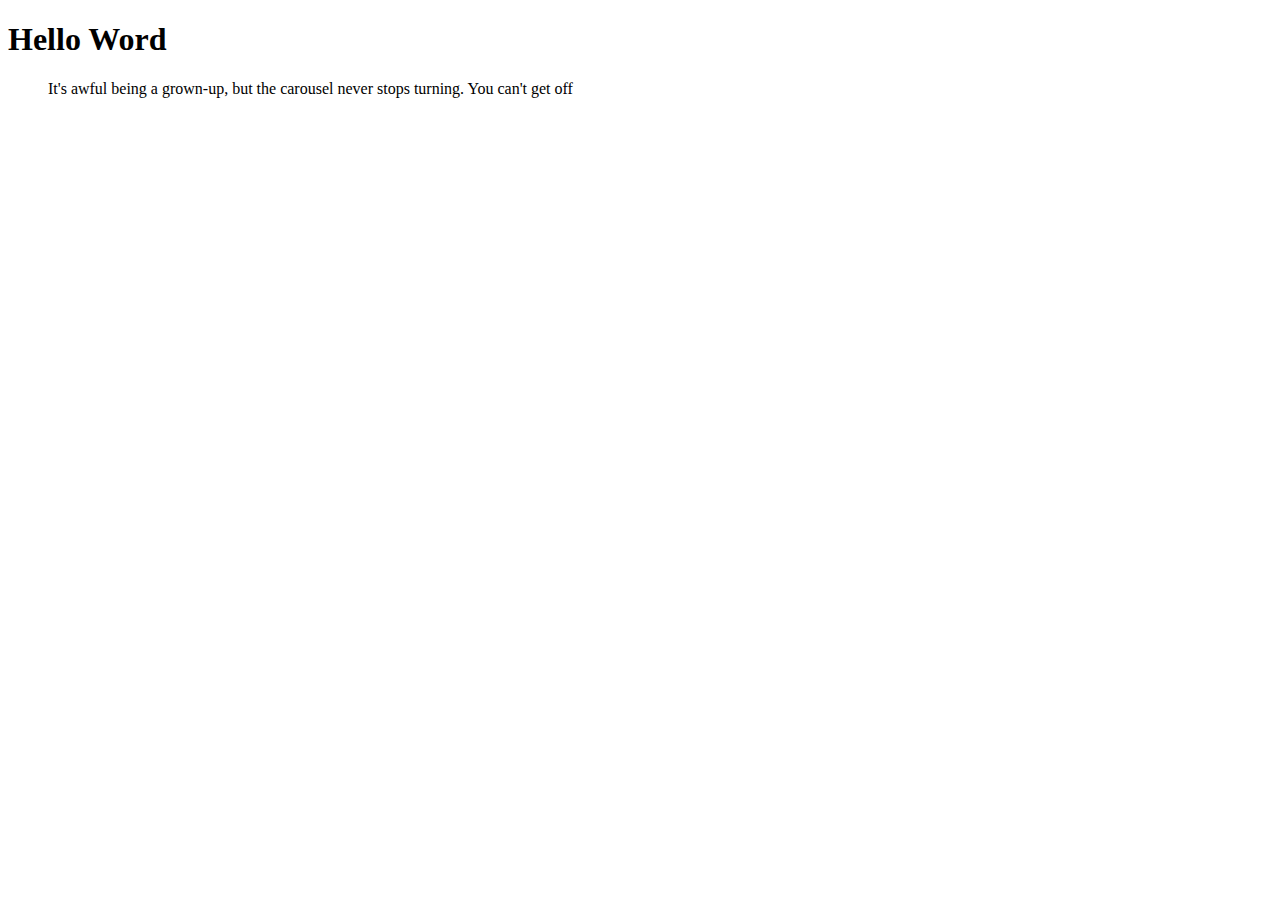
<file: project1/index.html>
<!DOCTYPE html>
<html lang="en">
<head>
    <meta charset="UTF-8">
    <meta name="viewport" content="width=device-width, initial-scale=1.0">
    <title>Home – Shannell Assem</title>
</head>
<body>
    <h1>Hello Word</h1>
    <blockquote>It's awful being a grown-up, but the carousel never stops turning. You can't get off</blockquote>
</body>
</html>
</file>
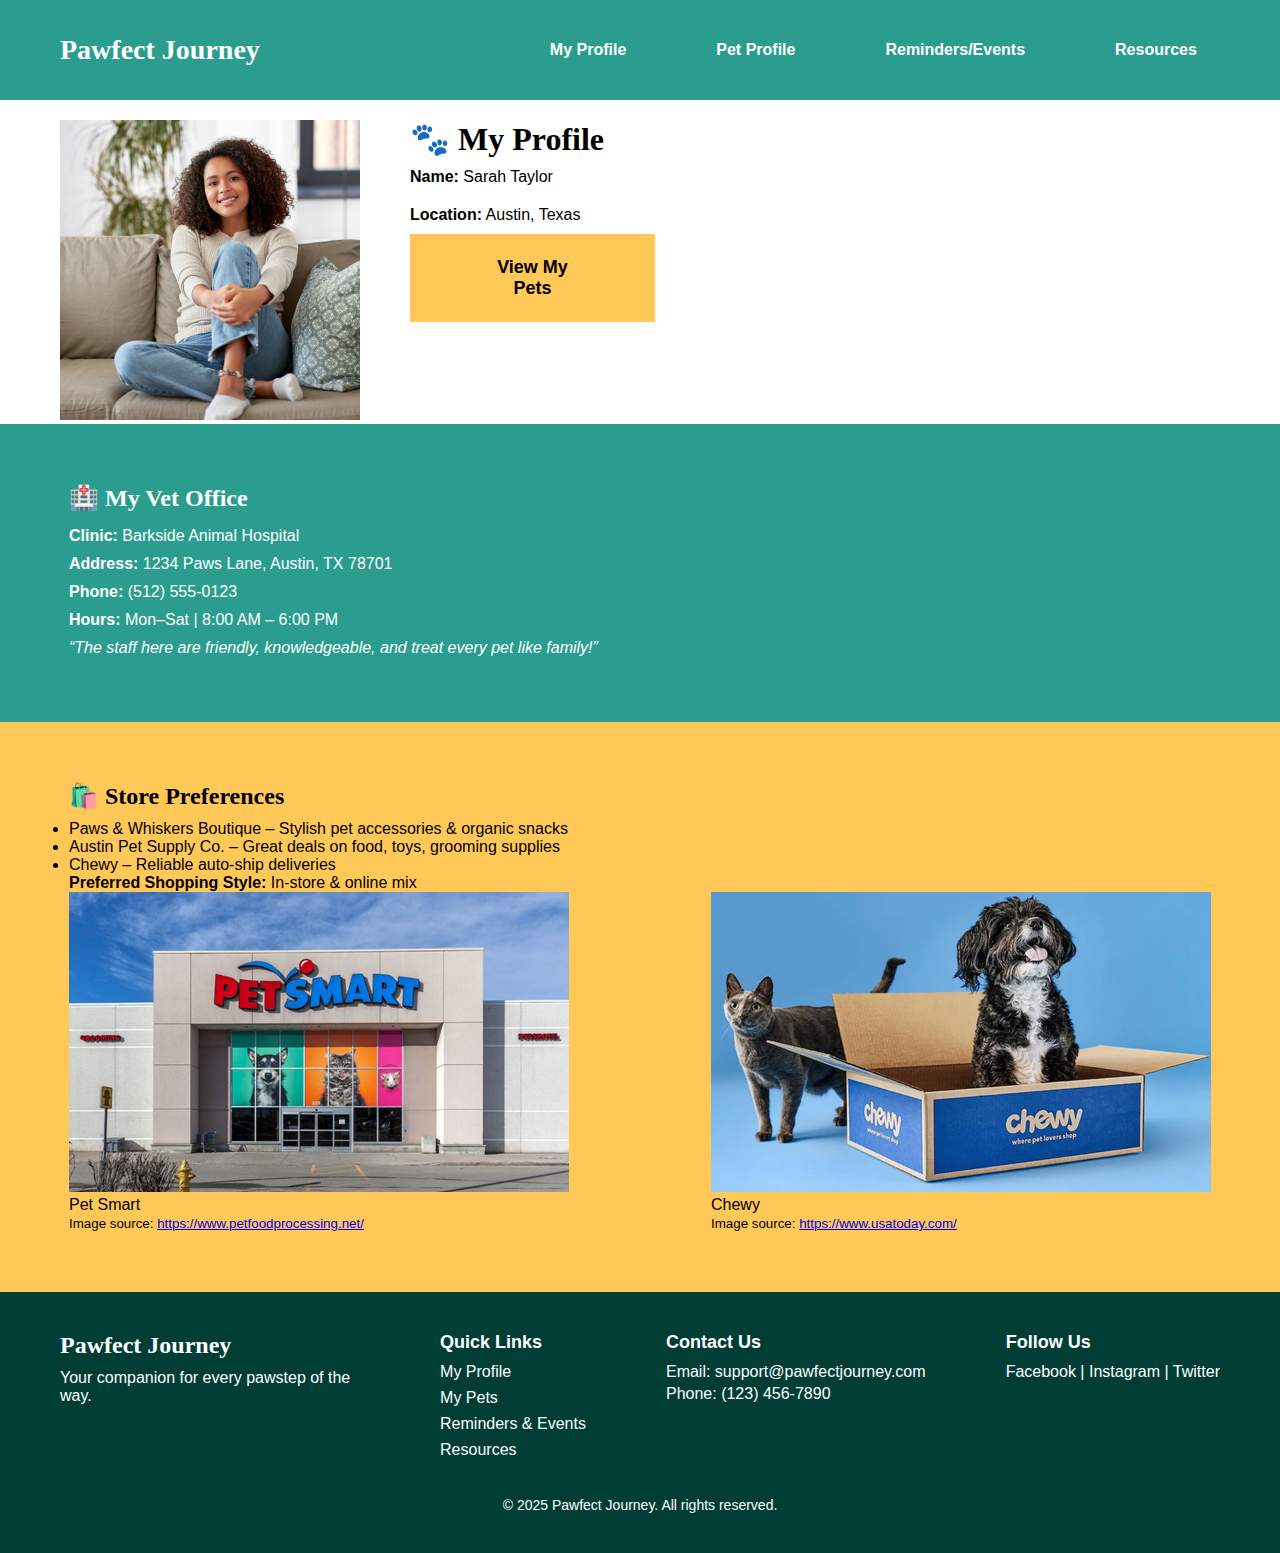
<file: project4/my-profile.html>
<!DOCTYPE html>
<html lang="en">
<head>
    <meta charset="UTF-8">
    <meta name="viewport" content="width=device-width, initial-scale=1.0"> <link rel="stylesheet" href="css/style.css">
    <title>My Profile</title>
</head>
<body>
    <header>
        <nav>
            <a href="index.html" id="logo">Pawfect Journey</a>
            <div class="menu-items">
                <a href="my-profile.html">My Profile</a>
                <a href="pet-profile.html">Pet Profile</a>
                <a href="reminders.html">Reminders/Events</a>
                <a href="resources.html">Resources</a>
            </div>
        </nav>
    </header>

    <section class="my-profile-hero">
        <div class="left-col">
            <img src="img/my-profile.png" alt="my profile pic">
        </div>
        <div class="right-col">
            <h1>🐾 My Profile</h1>
            <p><strong>Name:</strong> Sarah Taylor</p>
            <p><strong>Location:</strong> Austin, Texas</p>
            <button id="view-pets" onclick="location.href='pet-profile.html';">View My Pets</button>
        </div>
    </section>

        <section class="vet">
            <h2>🏥 My Vet Office</h2>
            <p><strong>Clinic:</strong> Barkside Animal Hospital</p>
            <p><strong>Address:</strong> 1234 Paws Lane, Austin, TX 78701</p>
            <p><strong>Phone:</strong> (512) 555-0123</p>
            <p><strong>Hours:</strong> Mon–Sat | 8:00 AM – 6:00 PM</p>
            <p><em>“The staff here are friendly, knowledgeable, and treat every pet like family!”</em></p>
        </section>

        <section class="store">
            <h2>🛍️ Store Preferences</h2>
            <ul>
                <li>Paws & Whiskers Boutique – Stylish pet accessories & organic snacks</li>
                <li>Austin Pet Supply Co. – Great deals on food, toys, grooming supplies</li>
                <li>Chewy – Reliable auto-ship deliveries</li>
            </ul>
            <p><strong>Preferred Shopping Style:</strong> In-store & online mix</p>
            <div class="store-gallery">
                <figure>
                    <a href="https://www.petsmart.com/" target="_blank"><img src="img/pet-smart.png" alt="pet smart" style="width:100%; max-width:500px;"></a>
                    <figcaption>
                        Pet Smart 
                        <br>
                        <small>Image source: <a href="https://www.petfoodprocessing.net/articles/16842-petsmart-bolsters-canadian-omnichannel-offerings-through-instacart" target="_blank">https://www.petfoodprocessing.net/ </a></small>
                    </figcaption>
                </figure>
                <figure>
                    <a href="https://www.chewy.com/" target="_blank"><img src="img/chewy.png" alt="pet smart" style="width:100%; max-width:500px;"></a>
                    <figcaption>
                        Chewy
                        <br>
                        <small>Image source: <a href="https://www.usatoday.com/story/money/reviewed/2022/06/21/chewy-sale-dog-cat-deals/7692185001/" target="_blank">https://www.usatoday.com/ </a></small>
                    </figcaption>
                </figure>
            </div>
        </section>
        <footer>
            <div class="footer-hero">
                <div class="footer-section">
                <h4>Pawfect Journey</h4>
                <p>Your companion for every pawstep of the way.</p>
            </div>
    
            <div class="links">
                <h5>Quick Links</h5>
                <ul>
                    <li><a href="/profile.html">My Profile</a></li>
                    <li><a href="/pet-profile.html">My Pets</a></li>
                    <li><a href="/reminders.html">Reminders & Events</a></li>
                    <li><a href="/resources.html">Resources</a></li>
                    
                </ul>
            </div>
    
            <div class="contact">
                <h5>Contact Us</h5>
                <p>Email: support@pawfectjourney.com</p>
                <p>Phone: (123) 456-7890</p>
            </div>
    
            <div class="links">
                <h5>Follow Us</h5>
                <p>
                    <a href="#">Facebook</a> |
                    <a href="#">Instagram</a> |
                    <a href="#">Twitter</a>
                </p>
            </div>
            </div>
    
            <div class="footer-bottom">
            <p>&copy; 2025 Pawfect Journey. All rights reserved.</p>
            </div>
        </footer>
    
</body>
</html>
</file>
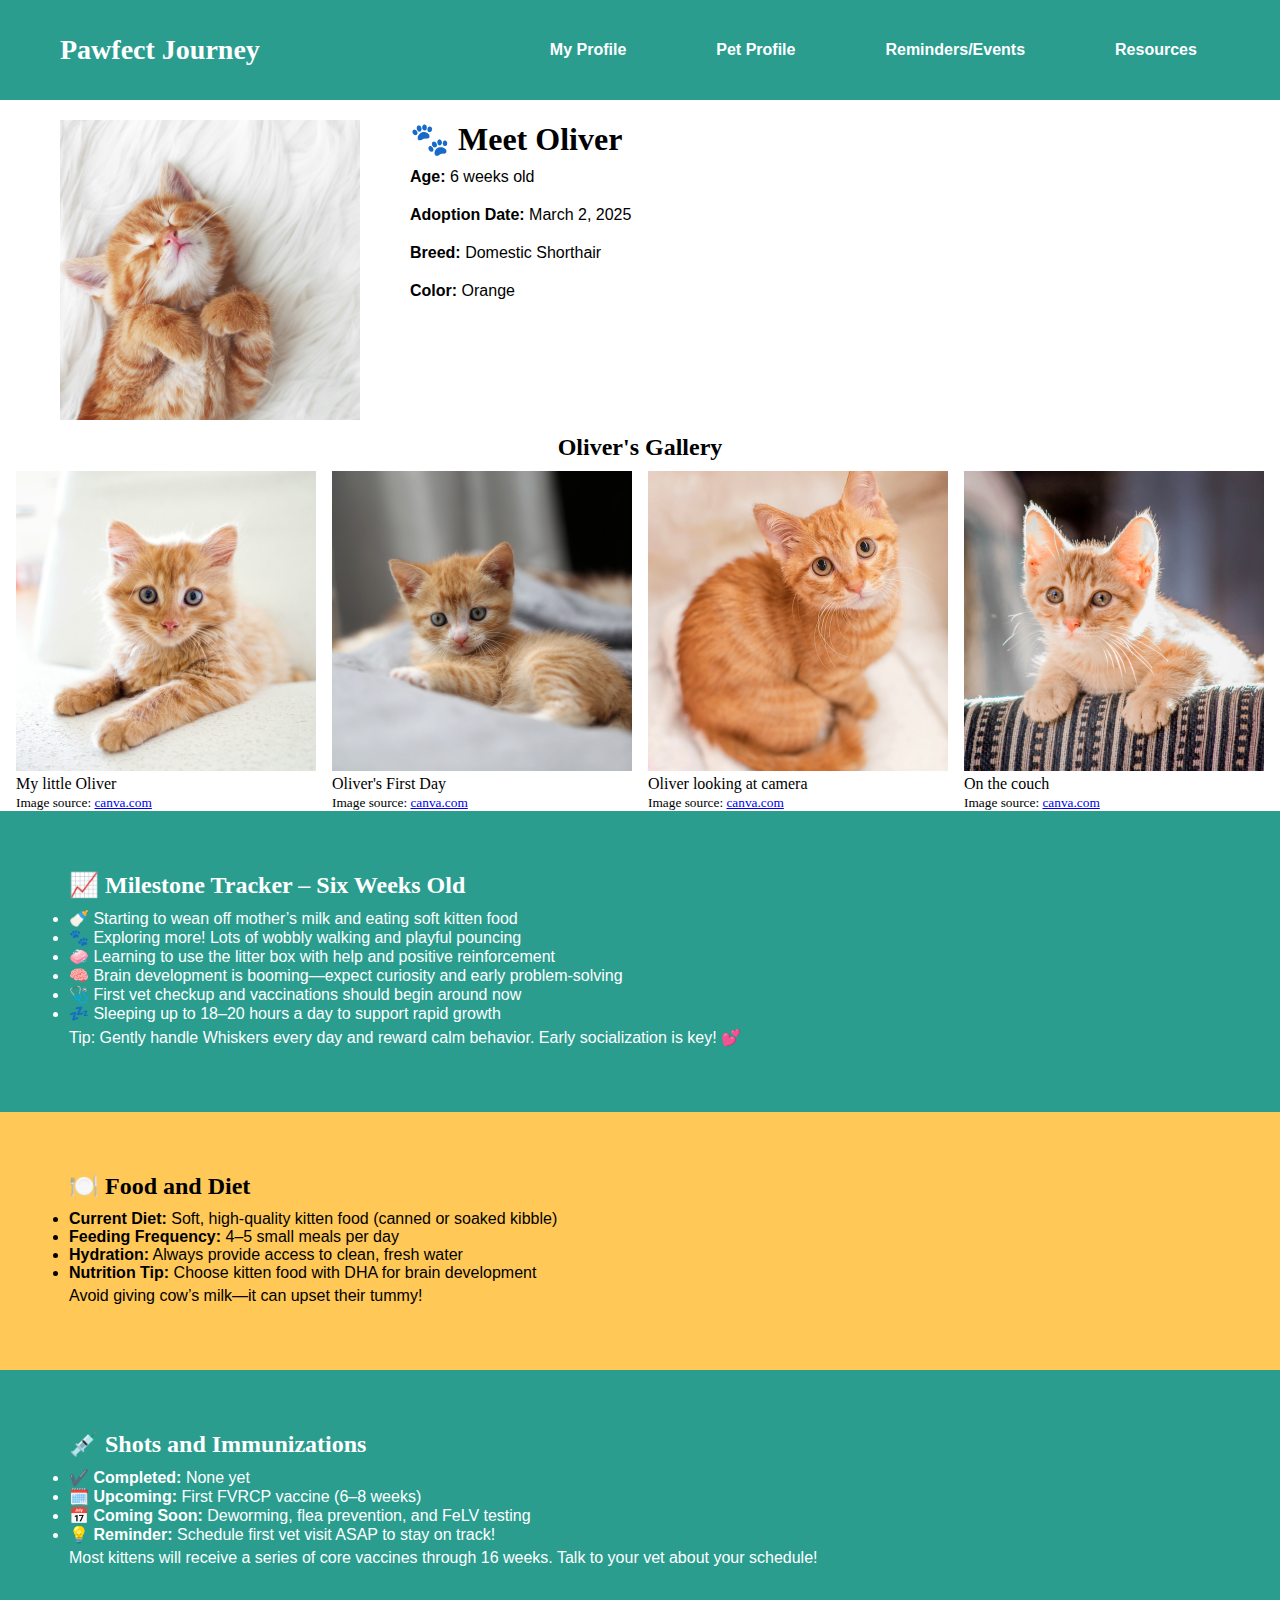
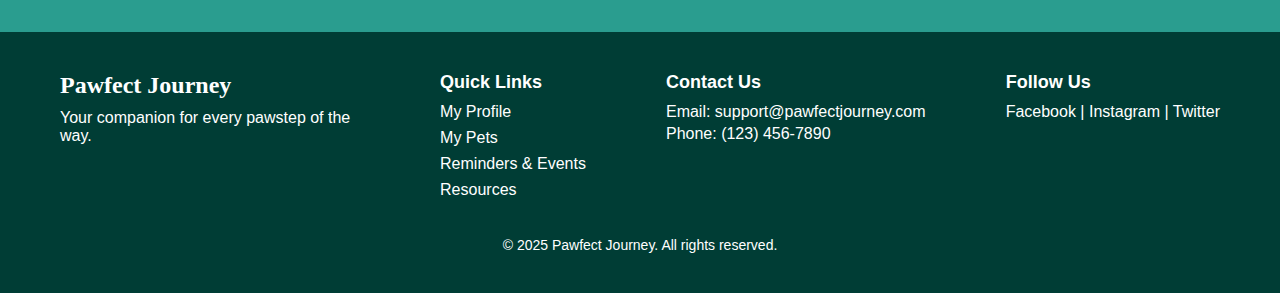
<file: project4/pet-profile.html>
<!DOCTYPE html>
<html lang="en">
<head>
    <meta charset="UTF-8">
    <meta name="viewport" content="width=device-width, initial-scale=1.0"> <link rel="stylesheet" href="css/style.css">
    <title>Pet Profile</title>
</head>
<body>
    <header>
        <nav>
            <a href="index.html" id="logo">Pawfect Journey</a>
            <div class="menu-items">
                <a href="my-profile.html">My Profile</a>
                <a href="pet-profile.html">Pet Profile</a>
                <a href="reminders.html">Reminders/Events</a>
                <a href="resources.html">Resources</a>
            </div>
        </nav>
    </header>
    <section class="pet-hero">
        <div class="left-col">
            <img src="img/my-pet.png" alt="pet profile pic">
        </div>
        <div class="right-col">
        <h1>🐾 Meet Oliver</h1>
        <!-- Basic Info -->
            <p><strong>Age:</strong> 6 weeks old</p>
            <p><strong>Adoption Date:</strong> March 2, 2025</p>
            <p><strong>Breed:</strong> Domestic Shorthair</p>
            <p><strong>Color:</strong> Orange</p>
        </div>
        </section>

        <section class="pet-gallery">
            
            <h2>Oliver's Gallery</h2>
            <div class="gallery">
            <figure>
                <img src="img/my-pet1.png" alt="A small kitten stretching on a rug" style="width:100%; max-width:500px;">
                <figcaption>
                    My little Oliver 
                    <br>
                    <small>Image source: <a href="https://canva.com" target="_blank">canva.com</a></small>
                </figcaption>
            </figure>
            <figure>
                <img src="img/my-pet2.png" alt="A small kitten stretching on a rug" style="width:100%; max-width:500px;">
                <figcaption>
                    Oliver's First Day 
                    <br>
                    <small>Image source: <a href="https://canva.com" target="_blank">canva.com</a></small>
                </figcaption>
            </figure>
            <figure>
                <img src="img/my-pet3.png" alt="A small kitten stretching on a rug" style="width:100%; max-width:500px;">
                <figcaption>
                    Oliver looking at camera 
                    <br>
                    <small>Image source: <a href="https://canva.com" target="_blank">canva.com</a></small>
                </figcaption>
            </figure>
            <figure>
                <img src="img/my-pet4.png" alt="A small kitten stretching on a rug" style="width:100%; max-width:500px;">
                <figcaption>
                    On the couch
                    <br>
                    <small>Image source: <a href="https://canva.com" target="_blank">canva.com</a></small>
                </figcaption>
            </figure>
        </div>
        </section>

        <!-- Milestone Tracker -->
        <section class="milestone">
            <h2>📈 Milestone Tracker – Six Weeks Old</h2>
            <ul>
                <li>🍼 Starting to wean off mother’s milk and eating soft kitten food</li>
                <li>🐾 Exploring more! Lots of wobbly walking and playful pouncing</li>
                <li>🧼 Learning to use the litter box with help and positive reinforcement</li>
                <li>🧠 Brain development is booming—expect curiosity and early problem-solving</li>
                <li>🩺 First vet checkup and vaccinations should begin around now</li>
                <li>💤 Sleeping up to 18–20 hours a day to support rapid growth</li>
            </ul>
            <p class="note">Tip: Gently handle Whiskers every day and reward calm behavior. Early socialization is key! 💕</p>
        </section>
        <!-- Food / Diet -->
        <section class="diet">
            <h2>🍽️ Food and Diet</h2>
            <ul>
                <li><strong>Current Diet:</strong> Soft, high-quality kitten food (canned or soaked kibble)</li>
                <li><strong>Feeding Frequency:</strong> 4–5 small meals per day</li>
                <li><strong>Hydration:</strong> Always provide access to clean, fresh water</li>
                <li><strong>Nutrition Tip:</strong> Choose kitten food with DHA for brain development</li>
            </ul>
            <p class="note">Avoid giving cow’s milk—it can upset their tummy!</p>
        </section>
        <!-- Shots & Immunizations -->
        <section class="shots">
            <h2>💉 Shots and Immunizations</h2>
            <ul>
                <li><strong>✔️ Completed:</strong> None yet</li>
                <li><strong>🗓️ Upcoming:</strong> First FVRCP vaccine (6–8 weeks)</li>
                <li><strong>📅 Coming Soon:</strong> Deworming, flea prevention, and FeLV testing</li>
                <li><strong>💡 Reminder:</strong> Schedule first vet visit ASAP to stay on track!</li>
            </ul>
            <p class="note">Most kittens will receive a series of core vaccines through 16 weeks. Talk to your vet about your schedule!</p>
        </section>
        <footer>
            <div class="footer-hero">
                <div class="footer-section">
                <h4>Pawfect Journey</h4>
                <p>Your companion for every pawstep of the way.</p>
            </div>
    
            <div class="links">
                <h5>Quick Links</h5>
                <ul>
                    <li><a href="/profile.html">My Profile</a></li>
                    <li><a href="/pet-profile.html">My Pets</a></li>
                    <li><a href="/reminders.html">Reminders & Events</a></li>
                    <li><a href="/resources.html">Resources</a></li>
                    
                </ul>
            </div>
    
            <div class="contact">
                <h5>Contact Us</h5>
                <p>Email: support@pawfectjourney.com</p>
                <p>Phone: (123) 456-7890</p>
            </div>
    
            <div class="links">
                <h5>Follow Us</h5>
                <p>
                    <a href="#">Facebook</a> |
                    <a href="#">Instagram</a> |
                    <a href="#">Twitter</a>
                </p>
            </div>
            </div>
    
            <div class="footer-bottom">
            <p>&copy; 2025 Pawfect Journey. All rights reserved.</p>
            </div>
        </footer>
</body>
</html>
</file>
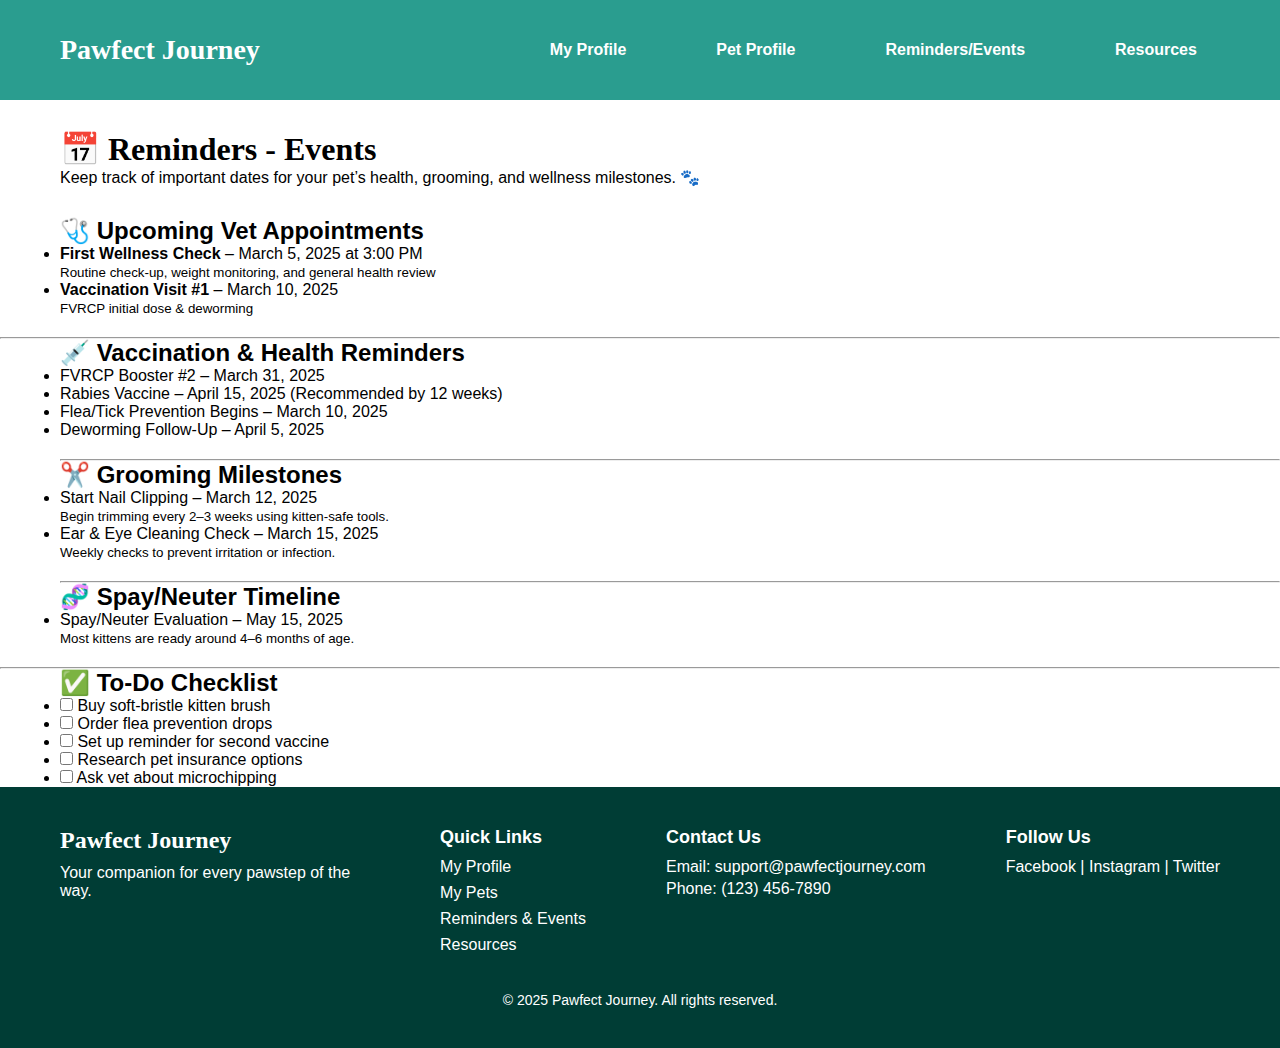
<file: project4/reminders.html>
<!DOCTYPE html>
<html lang="en">
<head>
    <meta charset="UTF-8">
    <meta name="viewport" content="width=device-width, initial-scale=1.0"> <link rel="stylesheet" href="css/style.css">
    <title>Reminders</title>
</head>
<body>
<header>
    
        <nav>
            <a href="index.html" id="logo">Pawfect Journey</a>
            <div class="menu-items">
                <a href="my-profile.html">My Profile</a>
                <a href="pet-profile.html">Pet Profile</a>
                <a href="reminders.html">Reminders/Events</a>
                <a href="resources.html">Resources</a>
            </div>
        </nav>
    </header>
    <section class="reminders-hero">
    <h1>📅 Reminders - Events</h1>
    <p>Keep track of important dates for your pet’s health, grooming, and wellness milestones. 🐾</p>
</section>

    <section class="appointments">
        <div class="container">
    <h2>🩺 Upcoming Vet Appointments</h2>
    <ul>
        <li><strong>First Wellness Check</strong> – March 5, 2025 at 3:00 PM<br><small>Routine check-up, weight monitoring, and general health review</small></li>
        <li><strong>Vaccination Visit #1</strong> – March 10, 2025<br><small>FVRCP initial dose & deworming</small></li>
    </ul>
        </div>
    </section>
    <hr>

    <section class="reminders">
        <div class="container">
    <h2>💉 Vaccination & Health Reminders</h2>
    <ul>
        <li>FVRCP Booster #2 – March 31, 2025</li>
        <li>Rabies Vaccine – April 15, 2025 (Recommended by 12 weeks)</li>
        <li>Flea/Tick Prevention Begins – March 10, 2025</li>
        <li>Deworming Follow-Up – April 5, 2025</li>
    </ul>
</div>
<hr>
        <div class="container">
        <h2>✂️ Grooming Milestones</h2>
    <ul>
        <li>Start Nail Clipping – March 12, 2025<br><small>Begin trimming every 2–3 weeks using kitten-safe tools.</small></li>
        <li>Ear & Eye Cleaning Check – March 15, 2025<br><small>Weekly checks to prevent irritation or infection.</small></li>
    </ul>
</div>
<hr>
<div class="container">
    <h2>🧬 Spay/Neuter Timeline</h2>
    <ul>
        <li>Spay/Neuter Evaluation – May 15, 2025<br><small>Most kittens are ready around 4–6 months of age.</small></li>
    </ul>
</div>
</section>
<hr>

    <section class="checklist">
        <h2>✅ To-Do Checklist</h2>
        <ul>
            <li><input type="checkbox"> Buy soft-bristle kitten brush</li>
            <li><input type="checkbox"> Order flea prevention drops</li>
            <li><input type="checkbox"> Set up reminder for second vaccine</li>
            <li><input type="checkbox"> Research pet insurance options</li>
            <li><input type="checkbox"> Ask vet about microchipping</li>
        </ul>
    </section>
    <footer>
        <div class="footer-hero">
            <div class="footer-section">
            <h4>Pawfect Journey</h4>
            <p>Your companion for every pawstep of the way.</p>
        </div>

        <div class="links">
            <h5>Quick Links</h5>
            <ul>
                <li><a href="/profile.html">My Profile</a></li>
                <li><a href="/pet-profile.html">My Pets</a></li>
                <li><a href="/reminders.html">Reminders & Events</a></li>
                <li><a href="/resources.html">Resources</a></li>
                
            </ul>
        </div>

        <div class="contact">
            <h5>Contact Us</h5>
            <p>Email: support@pawfectjourney.com</p>
            <p>Phone: (123) 456-7890</p>
        </div>

        <div class="links">
            <h5>Follow Us</h5>
            <p>
                <a href="#">Facebook</a> |
                <a href="#">Instagram</a> |
                <a href="#">Twitter</a>
            </p>
        </div>
        </div>

        <div class="footer-bottom">
        <p>&copy; 2025 Pawfect Journey. All rights reserved.</p>
        </div>
    </footer>
</body>
</html>
</file>
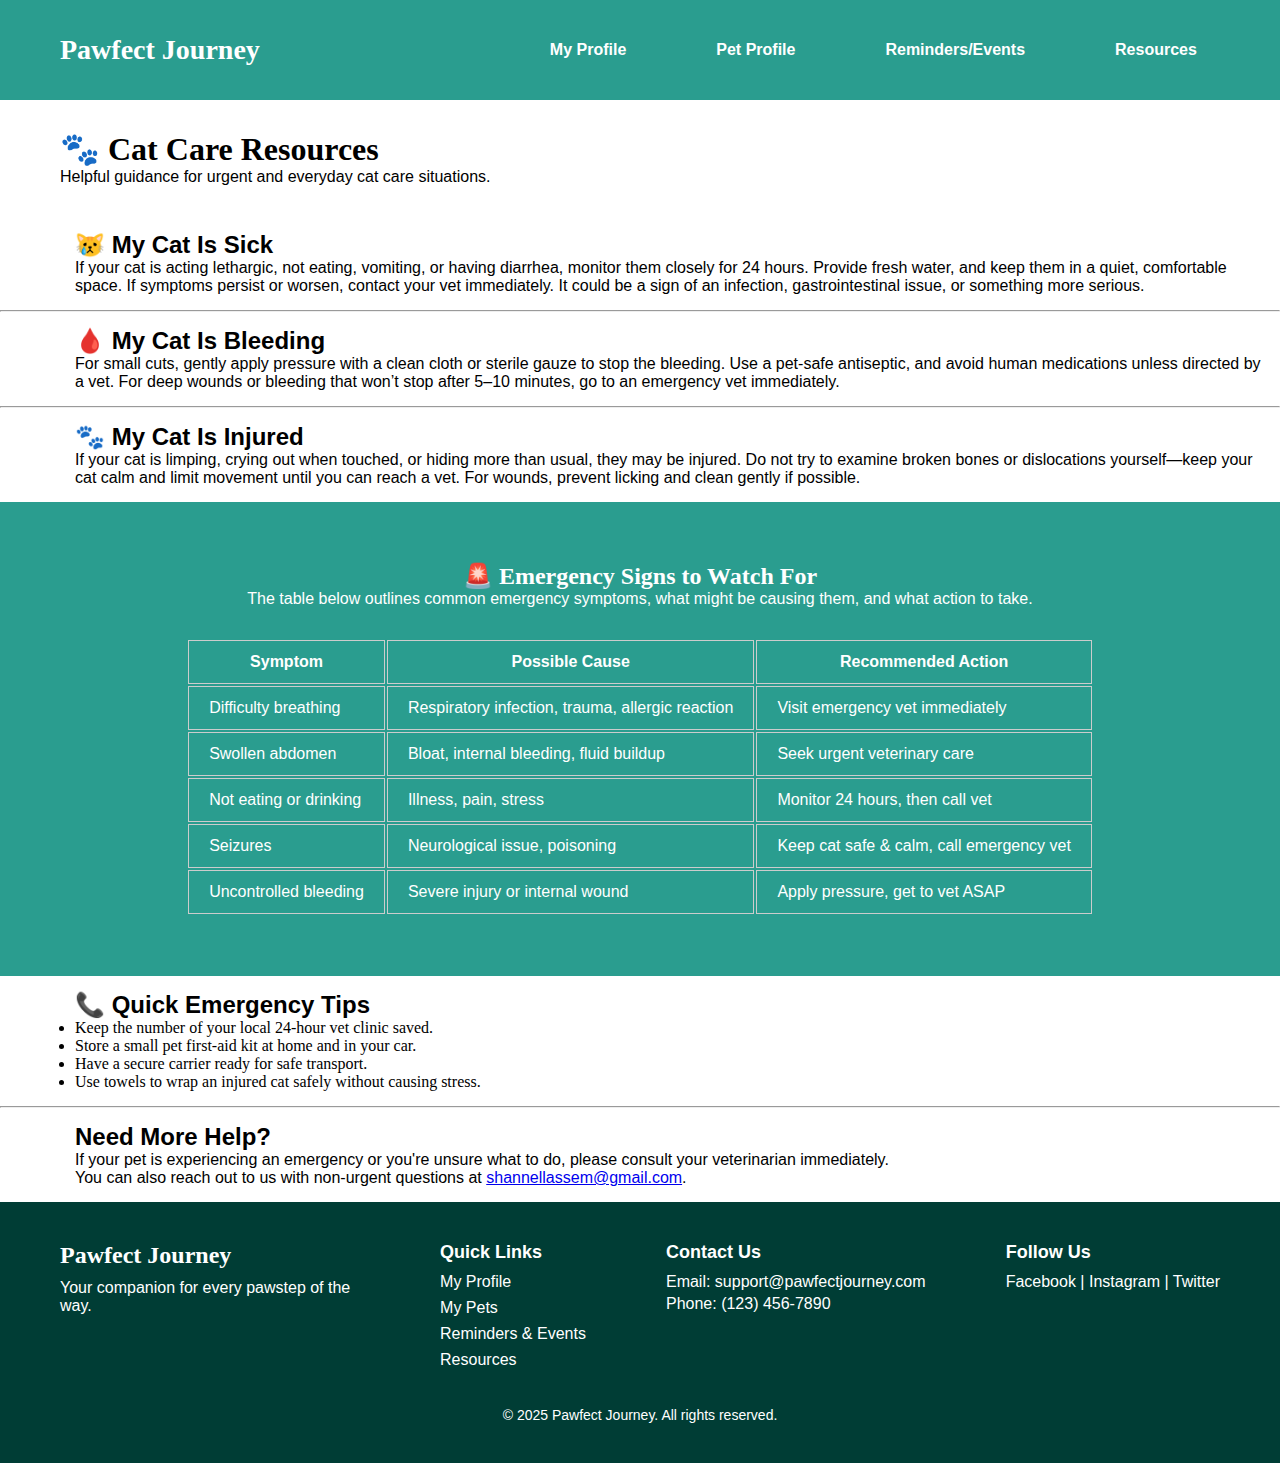
<file: project4/resources.html>
<!DOCTYPE html>
<html lang="en">
<head>
    <meta charset="UTF-8">
    <meta name="viewport" content="width=device-width, initial-scale=1.0"> <link rel="stylesheet" href="css/style.css">
    <title>Resources</title>
</head>
<body>
    <header>
        <nav>
            <a href="index.html" id="logo">Pawfect Journey</a>
            <div class="menu-items">
                <a href="my-profile.html">My Profile</a>
                <a href="pet-profile.html">Pet Profile</a>
                <a href="reminders.html">Reminders/Events</a>
                <a href="resources.html">Resources</a>
            </div>
        </nav>
    </header>
    <section class="resources-hero">
    <div class="container">
    <h1>🐾 Cat Care Resources</h1>
    <p>Helpful guidance for urgent and everyday cat care situations.</p>
</div>
</section>

    <section class="symptoms">
        <div class="container">
        <h2>😿 My Cat Is Sick</h2>
        <p>If your cat is acting lethargic, not eating, vomiting, or having diarrhea, monitor them closely for 24 hours. Provide fresh water, and keep them in a quiet, comfortable space. If symptoms persist or worsen, contact your vet immediately. It could be a sign of an infection, gastrointestinal issue, or something more serious.</p>
    </div>

<hr>
<div class="container">
        <h2>🩸 My Cat Is Bleeding</h2>
        <p>For small cuts, gently apply pressure with a clean cloth or sterile gauze to stop the bleeding. Use a pet-safe antiseptic, and avoid human medications unless directed by a vet. For deep wounds or bleeding that won’t stop after 5–10 minutes, go to an emergency vet immediately.</p>
</div>
<hr>
<div class="container">
        <h2>🐾 My Cat Is Injured</h2>
        <p>If your cat is limping, crying out when touched, or hiding more than usual, they may be injured. Do not try to examine broken bones or dislocations yourself—keep your cat calm and limit movement until you can reach a vet. For wounds, prevent licking and clean gently if possible.</p>
</div>
</section>


    <section class="emergency-signs">
        <h2>🚨 Emergency Signs to Watch For</h2>
        <p>The table below outlines common emergency symptoms, what might be causing them, and what action to take.</p>

    <table>
        <thead>
        <tr>
            <th>Symptom</th>
            <th>Possible Cause</th>
            <th>Recommended Action</th>
        </tr>
        </thead>
        <tbody>
        <tr>
            <td>Difficulty breathing</td>
            <td>Respiratory infection, trauma, allergic reaction</td>
            <td>Visit emergency vet immediately</td>
        </tr>
        <tr>
            <td>Swollen abdomen</td>
            <td>Bloat, internal bleeding, fluid buildup</td>
            <td>Seek urgent veterinary care</td>
        </tr>
        <tr>
            <td>Not eating or drinking</td>
            <td>Illness, pain, stress</td>
            <td>Monitor 24 hours, then call vet</td>
        </tr>
        <tr>
            <td>Seizures</td>
            <td>Neurological issue, poisoning</td>
            <td>Keep cat safe & calm, call emergency vet</td>
        </tr>
        <tr>
            <td>Uncontrolled bleeding</td>
            <td>Severe injury or internal wound</td>
            <td>Apply pressure, get to vet ASAP</td>
        </tr>
        </tbody>
    </table>
</section>



    <section class="tips">
    <h2>📞 Quick Emergency Tips</h2>
    <ul>
        <li>Keep the number of your local 24-hour vet clinic saved.</li>
        <li>Store a small pet first-aid kit at home and in your car.</li>
        <li>Have a secure carrier ready for safe transport.</li>
        <li>Use towels to wrap an injured cat safely without causing stress.</li>
    </ul>
    </section>
    <hr>

    <section class="contact-help">
        <h2>Need More Help?</h2>
        <p>If your pet is experiencing an emergency or you're unsure what to do, please consult your veterinarian immediately.</p>
        <p>You can also reach out to us with non-urgent questions at 
    <a href="mailto:shannellassem@gmail.com">shannellassem@gmail.com</a>.
        </p>
    </section>

    <footer>
        <div class="footer-hero">
            <div class="footer-section">
            <h4>Pawfect Journey</h4>
            <p>Your companion for every pawstep of the way.</p>
        </div>

        <div class="links">
            <h5>Quick Links</h5>
            <ul>
                <li><a href="/profile.html">My Profile</a></li>
                <li><a href="/pet-profile.html">My Pets</a></li>
                <li><a href="/reminders.html">Reminders & Events</a></li>
                <li><a href="/resources.html">Resources</a></li>
                
            </ul>
        </div>

        <div class="contact">
            <h5>Contact Us</h5>
            <p>Email: support@pawfectjourney.com</p>
            <p>Phone: (123) 456-7890</p>
        </div>

        <div class="links">
            <h5>Follow Us</h5>
            <p>
                <a href="#">Facebook</a> |
                <a href="#">Instagram</a> |
                <a href="#">Twitter</a>
            </p>
        </div>
        </div>

        <div class="footer-bottom">
        <p>&copy; 2025 Pawfect Journey. All rights reserved.</p>
        </div>
    </footer>
</body>
</html>
</file>
<file: project4/css/style.css>
* {
  margin: 0px;
  padding: 0px;
}

p {
  font-family: "Arial";
}

header {
  background-color: #2A9D8F;
  color: white;
  height: 100px;
  display: flex;
  align-items: center;
  justify-content: space-between;
}
header #logo {
  font-family: "Blueberry";
  font-size: 28px;
  padding: 0px 270px 0px 60px;
}
header .menu-items {
  display: flex;
  gap: 90px;
  align-items: center;
  font-family: "Arial";
}
header nav {
  display: flex;
  gap: 20px;
  align-items: center;
}
header a {
  text-decoration: none;
  color: white;
  font-weight: bold;
}

.home-hero {
  display: flex;
}
.home-hero .left-col #welcome {
  font-size: 24px;
  margin: 80px 0px 25px 60px;
}
.home-hero .left-col button {
  margin-left: 60px;
  background-color: #FFC857;
  width: 245px;
  height: 88px;
  padding: 36px 69px;
  border: none;
  font-family: "Arial";
  align-content: center;
  align-items: center;
  font-weight: 700;
  display: flex;
  font-size: 18px;
}
.home-hero .right-col {
  margin: 0px 0px 0px 356px;
}
.home-hero .right-col .container {
  position: absolute;
  top: 30%;
  left: 57%;
  transform: translate(-50%, -50%);
  color: white;
  text-align: left;
}
.home-hero .right-col h1 {
  font-family: "Blueberry";
  padding-bottom: 10px;
}
.home-hero .right-col p {
  padding-bottom: 10px;
}
.home-hero .right-col button {
  background-color: #FFC857;
  color: black;
  width: 245px;
  height: 88px;
  padding: 36px 69px;
  border: none;
  font-family: "Arial";
  align-content: center;
  align-items: center;
  font-weight: 700;
  display: flex;
  font-size: 18px;
}

.home-videos {
  display: flex;
  background-color: #2A9D8F;
  color: white;
  padding: 40px 0px;
}
.home-videos .left-col {
  margin-left: 60px;
}
.home-videos h2 {
  font-family: "Blueberry";
  padding-bottom: 15px;
}
.home-videos h3 {
  font-weight: 700;
  font-family: "Arial";
  font-size: 24px;
  padding-bottom: 15px;
}
.home-videos .right-col {
  position: absolute;
  top: 70%;
  left: 47%;
}
.home-videos .video-container iframe {
  width: 560px;
  height: 315px;
  border: none;
  border-radius: 8px;
  box-shadow: 0px 4px 10px rgba(0, 0, 0, 0.25);
}

.home-blogs {
  background-color: #FFC857;
  padding: 30px 0px;
}
.home-blogs .container {
  margin-left: 60px;
}
.home-blogs .container h2 {
  font-family: "Blueberry";
  padding: 20px 0;
}
.home-blogs .container h3 {
  font-weight: 700;
  font-family: "Arial";
  font-size: 20px;
  padding: 10px 0px;
}
.home-blogs .container a {
  color: black;
  text-decoration: none;
  font-family: "Arial";
}
.home-blogs .container p {
  padding-right: 160px;
}

.my-profile-hero {
  display: flex;
  margin-left: 60px;
  margin-top: 20px;
}
.my-profile-hero .right-col {
  margin-left: 50px;
}
.my-profile-hero .right-col h1 {
  font-family: "Blueberry";
}
.my-profile-hero .right-col p {
  padding: 10px 0px;
}
.my-profile-hero .right-col button {
  background-color: #FFC857;
  width: 245px;
  height: 88px;
  padding: 36px 69px;
  border: none;
  font-family: "Arial";
  align-content: center;
  align-items: center;
  font-weight: 700;
  display: flex;
  font-size: 18px;
}

.vet {
  background-color: #2A9D8F;
  color: white;
  padding: 60px 69px;
}
.vet h2 {
  font-family: "Blueberry";
  padding-bottom: 10px;
}
.vet li {
  font-family: "Arial";
}
.vet p {
  padding: 5px 0px;
}

.store {
  background-color: #FFC857;
  color: black;
  padding: 60px 69px;
}
.store h2 {
  font-family: "Blueberry";
  padding-bottom: 10px;
}
.store li {
  font-family: "Arial";
}
.store p {
  font-family: "Arial";
}
.store .store-gallery {
  font-family: "Arial";
  display: flex;
  justify-content: space-between;
}

.pet-hero {
  display: flex;
  margin-left: 60px;
  margin-top: 20px;
}
.pet-hero .right-col {
  margin-left: 50px;
}
.pet-hero .right-col h1 {
  font-family: "Blueberry";
}
.pet-hero .right-col p {
  padding: 10px 0px;
}
.pet-hero .right-col button {
  background-color: #FFC857;
  width: 245px;
  height: 88px;
  padding: 36px 69px;
  border: none;
  font-family: "Arial";
  align-content: center;
  align-items: center;
  font-weight: 700;
  display: flex;
  font-size: 18px;
}

.pet-gallery h2 {
  font-family: "Blueberry";
  text-align: center;
  padding: 10px 0px;
}
.pet-gallery .gallery {
  display: flex;
  justify-content: space-evenly;
}

.milestone {
  background-color: #2A9D8F;
  color: white;
  padding: 60px 69px;
}
.milestone h2 {
  font-family: "Blueberry";
  padding-bottom: 10px;
}
.milestone li {
  font-family: "Arial";
}
.milestone p {
  padding: 5px 0px;
}

.diet {
  background-color: #FFC857;
  color: black;
  padding: 60px 69px;
}
.diet h2 {
  font-family: "Blueberry";
  padding-bottom: 10px;
}
.diet li {
  font-family: "Arial";
}
.diet p {
  padding: 5px 0px;
}

.shots {
  background-color: #2A9D8F;
  color: white;
  padding: 60px 69px;
}
.shots h2 {
  font-family: "Blueberry";
  padding-bottom: 10px;
}
.shots li {
  font-family: "Arial";
}
.shots p {
  padding: 5px 0px;
}

.reminders-hero {
  margin: 30px 60px;
}
.reminders-hero h1 {
  font-family: "Blueberry";
}

.appointments {
  margin-left: 60px;
}
.appointments h2 {
  font-family: "Arial";
}
.appointments li {
  font-family: "Arial";
}
.appointments .container {
  padding-bottom: 20px;
}

.reminders {
  margin-left: 60px;
}
.reminders h2 {
  font-family: "Arial";
}
.reminders li {
  font-family: "Arial";
}
.reminders .container {
  padding-bottom: 20px;
}

.checklist {
  margin-left: 60px;
}
.checklist h2 {
  font-family: "Arial";
}
.checklist li {
  font-family: "Arial";
}
.checklist .container {
  padding-bottom: 20px;
}

.resources-hero {
  margin: 30px 60px;
}
.resources-hero h1 {
  font-family: "Blueberry";
}

.symptoms .container {
  margin-left: 60px;
  padding: 15px;
}
.symptoms h2 {
  font-family: "Arial";
}
.symptoms p {
  font-family: "Arial";
}

.emergency-signs {
  background-color: #2A9D8F;
  color: white;
  padding: 60px 0px;
}
.emergency-signs h2 {
  text-align: center;
}
.emergency-signs p {
  text-align: center;
  padding-bottom: 30px;
}

table {
  justify-content: space-evenly;
  margin: 0 auto;
  font-family: "Arial";
}
table th, table td {
  padding: 12px 20px;
  border: 1px solid #ccc;
}

.tips {
  margin-left: 60px;
  padding: 15px;
}
.tips h2 {
  font-family: "Arial";
}
.tips p {
  font-family: "Arial";
}

.contact-help {
  margin-left: 60px;
  padding: 15px;
}
.contact-help h2 {
  font-family: "Arial";
}
.contact-help p {
  font-family: "Arial";
}

footer {
  background-color: #003D35;
  color: white;
  padding: 40px 60px;
  font-family: "Arial";
}
footer .footer-hero {
  display: flex;
  flex-wrap: wrap;
  justify-content: space-between;
  gap: 40px;
}
footer .footer-hero .footer-section {
  max-width: 300px;
}
footer .footer-hero .footer-section h4 {
  font-family: "Blueberry";
  font-size: 24px;
  margin-bottom: 10px;
}
footer .footer-hero .footer-section p {
  font-size: 16px;
}
footer .footer-hero .links h5,
footer .footer-hero .contact h5 {
  font-size: 18px;
  margin-bottom: 10px;
  font-weight: bold;
}
footer .footer-hero .links ul,
footer .footer-hero .contact ul {
  list-style: none;
  padding: 0;
}
footer .footer-hero .links ul li,
footer .footer-hero .contact ul li {
  margin-bottom: 8px;
}
footer .footer-hero .links ul li a,
footer .footer-hero .contact ul li a {
  text-decoration: none;
  color: white;
}
footer .footer-hero .links ul li a:hover,
footer .footer-hero .contact ul li a:hover {
  text-decoration: underline;
}
footer .footer-hero .links p,
footer .footer-hero .contact p {
  margin: 4px 0;
}
footer .footer-hero .links p a,
footer .footer-hero .contact p a {
  text-decoration: none;
  color: white;
}
footer .footer-hero .links p a:hover,
footer .footer-hero .contact p a:hover {
  text-decoration: underline;
}
footer .footer-bottom {
  margin-top: 30px;
  text-align: center;
  font-size: 14px;
}/*# sourceMappingURL=style.css.map */
</file>
